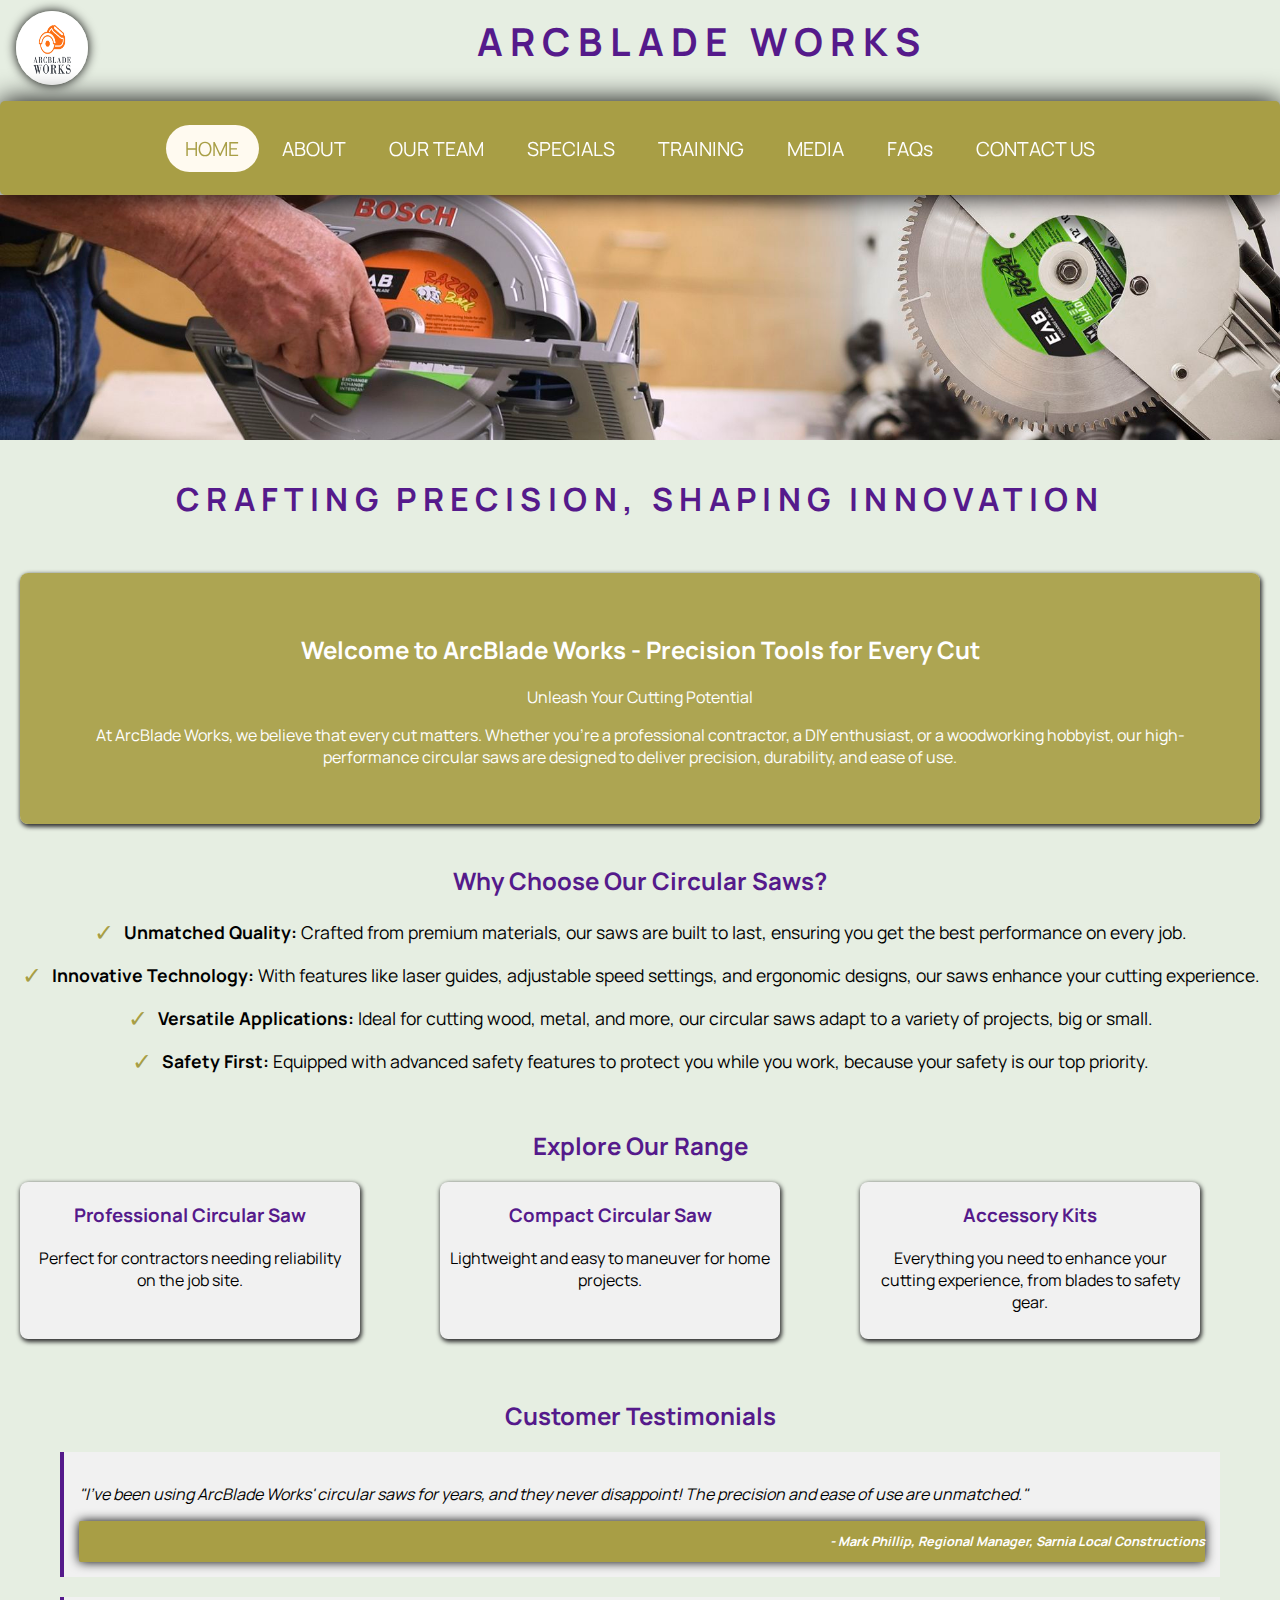
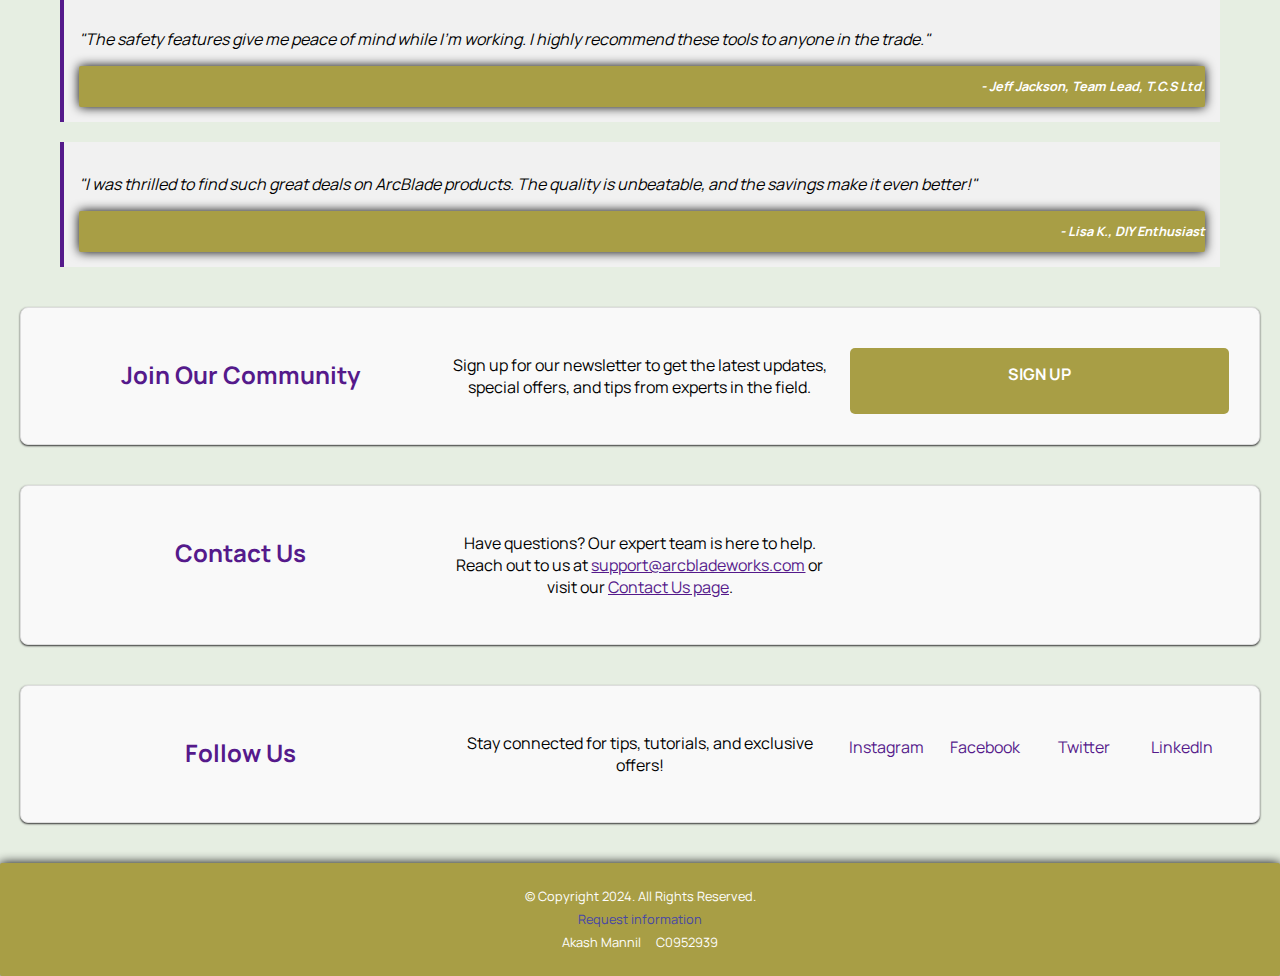
<file: index.html>
<!DOCTYPE html>
<!-- This website template was created by : Akash Mannil -->
<!-- Student ID: C0952939 -->
<html lang="en">

<head>
    <title>ArcBlade Works</title>
    <meta charset="utf-8">
    <meta name="viewport"
        content="width=device-width, initial-scale=1, user-scalable=0, minimum-scale=1, maximum-scale=1">
    <link rel="stylesheet" href="css/styles.css">
    <link rel="preconnect" href="https://fonts.googleapis.com">
    <link rel="preconnect" href="https://fonts.gstatic.com" crossorigin>
    <link href="https://fonts.googleapis.com/css2?family=Manrope:wght@200..800&display=swap" rel="stylesheet">
    <link rel="shortcut icon" href="images/favicon.ico" type="image/x-icon">
</head>

<body>

    <!-- Use the header area for the website name or logo -->
    <header>
        <a href="index.html" class="logo-link"><img src="images/logo.png" class="img-logo" alt="ArcBlade Works Logo"></a>
        <h1><a href="index.html">ARCBLADE WORKS</a></h1>
    </header>

    <!-- Use the nav area to add hyperlinks to other pages within the website -->
    <nav>
        <ul id="menu-links">
            <li><a href="index.html" class="activated-route">HOME</a></li>
            <li><a href="about.html">ABOUT</a></li>
            <li><a href="team.html">OUR TEAM</a></li>
            <li><a href="specials.html">SPECIALS</a></li>
            <li><a href="training.html">TRAINING</a></li>
            <li><a href="media.html">MEDIA</a></li>
            <li><a href="faqs.html">FAQs</a></li>
            <li><a href="contact.html">CONTACT US</a></li>
        </ul>
        <div id="menu-links-mob">
            <a class="menu-icon" onclick="hamburger()">
                <div>&#9776;</div>
            </a>
        </div>
    </nav>
    <div class="main-banner">
        <img src="images/home-main-banner.jpg"
            alt="Welcome image" class="img-banner">
        <h1 class="main-banner-text">CRAFTING PRECISION, SHAPING INNOVATION</h1>
    </div>

    <!-- Use the main area to add the main content of the webpage -->
    <main>
            <!-- Hero Section -->
            <section class="hero">
                <h2>Welcome to ArcBlade Works - Precision Tools for Every Cut</h2>
                <p>Unleash Your Cutting Potential</p>
                <p>At ArcBlade Works, we believe that every cut matters. Whether you're a professional contractor, a DIY
                    enthusiast, or a woodworking hobbyist, our high-performance circular saws are designed to deliver
                    precision, durability, and ease of use.</p>
            </section>

            <!-- Why Choose Us Section -->
            <section class="why-choose-us">
                <h2>Why Choose Our Circular Saws?</h2>
                <ul>
                    <li><strong>Unmatched Quality:</strong> Crafted from premium materials, our saws are built to last,
                        ensuring you get the best performance on every job.</li>
                    <li><strong>Innovative Technology:</strong> With features like laser guides, adjustable speed
                        settings, and ergonomic designs, our saws enhance your cutting experience.</li>
                    <li><strong>Versatile Applications:</strong> Ideal for cutting wood, metal, and more, our circular
                        saws adapt to a variety of projects, big or small.</li>
                    <li><strong>Safety First:</strong> Equipped with advanced safety features to protect you while you
                        work, because your safety is our top priority.</li>
                </ul>
            </section>

            <!-- Explore Our Range Section -->
            <section class="explore-range">
                <h2>Explore Our Range</h2>
                <div class="products">
                    <div class="product">
                        <h3>Professional Circular Saw</h3>
                        <p>Perfect for contractors needing reliability on the job site.</p>
                    </div>
                    <div class="product">
                        <h3>Compact Circular Saw</h3>
                        <p>Lightweight and easy to maneuver for home projects.</p>
                    </div>
                    <div class="product">
                        <h3>Accessory Kits</h3>
                        <p>Everything you need to enhance your cutting experience, from blades to safety gear.</p>
                    </div>
                </div>
            </section>

            <!-- Customer Testimonials Section -->
            <section class="testimonials">
                <h2>Customer Testimonials</h2>
                <blockquote>
                    <p>"I've been using ArcBlade Works' circular saws for years, and they never disappoint! The
                        precision and ease of use are unmatched."</p>
                    <footer>- Mark Phillip, Regional Manager, Sarnia Local Constructions</footer>
                </blockquote>
                <blockquote>
                    <p>"The safety features give me peace of mind while I'm working. I highly recommend these tools to
                        anyone in the trade."</p>
                    <footer>- Jeff Jackson, Team Lead, T.C.S Ltd.</footer>
                </blockquote>
                <blockquote>
                    <p>"I was thrilled to find such great deals on ArcBlade products. The quality is unbeatable, and the
                        savings make it even better!"</p>
                    <footer>- Lisa K., DIY Enthusiast</footer>
                </blockquote>
            </section>

            <!-- Join Our Community Section -->
            <section class="join-community">
                <h2>Join Our Community</h2>
                <p>Sign up for our newsletter to get the latest updates, special offers, and tips from experts in the
                    field.</p>
                <a href="contact.html" class="sign-up-button">Sign Up</a>
            </section>

            <!-- Contact Us Section -->
            <section class="contact-us">
                <h2>Contact Us</h2>
                <p>Have questions? Our expert team is here to help. Reach out to us at <a
                        href="mailto:support@arcbladeworks.com">support@arcbladeworks.com</a> or visit our <a
                        href="contact.html">Contact Us page</a>.</p>
            </section>

            <!-- Follow Us Section -->
            <section class="follow-us">
                <h2>Follow Us</h2>
                <p>Stay connected for tips, tutorials, and exclusive offers!</p>
                <div class="social-links">
                    <a href="https://instagram.com/arcbladeworks" target="_blank">Instagram</a>
                    <a href="https://facebook.com/arcbladeworks" target="_blank">Facebook</a>
                    <a href="https://twitter.com/arcbladeworks" target="_blank">Twitter</a>
                    <a href="https://linkedin.com/company/arcbladeworks" target="_blank">LinkedIn</a>
                </div>
            </section>


    </main>

    <!-- Use the footer area to add webpage footer content -->
    <footer>
        <p>&copy; Copyright 2024. All Rights Reserved.</p>
        <p><a href="mailto:support@arcbladeworks.com">Request information</a></p>
        <p>Akash Mannil &nbsp; &nbsp; C0952939</p>
    </footer>

    <script src="scripts/script.js"></script>


</body>

</html>
</file>
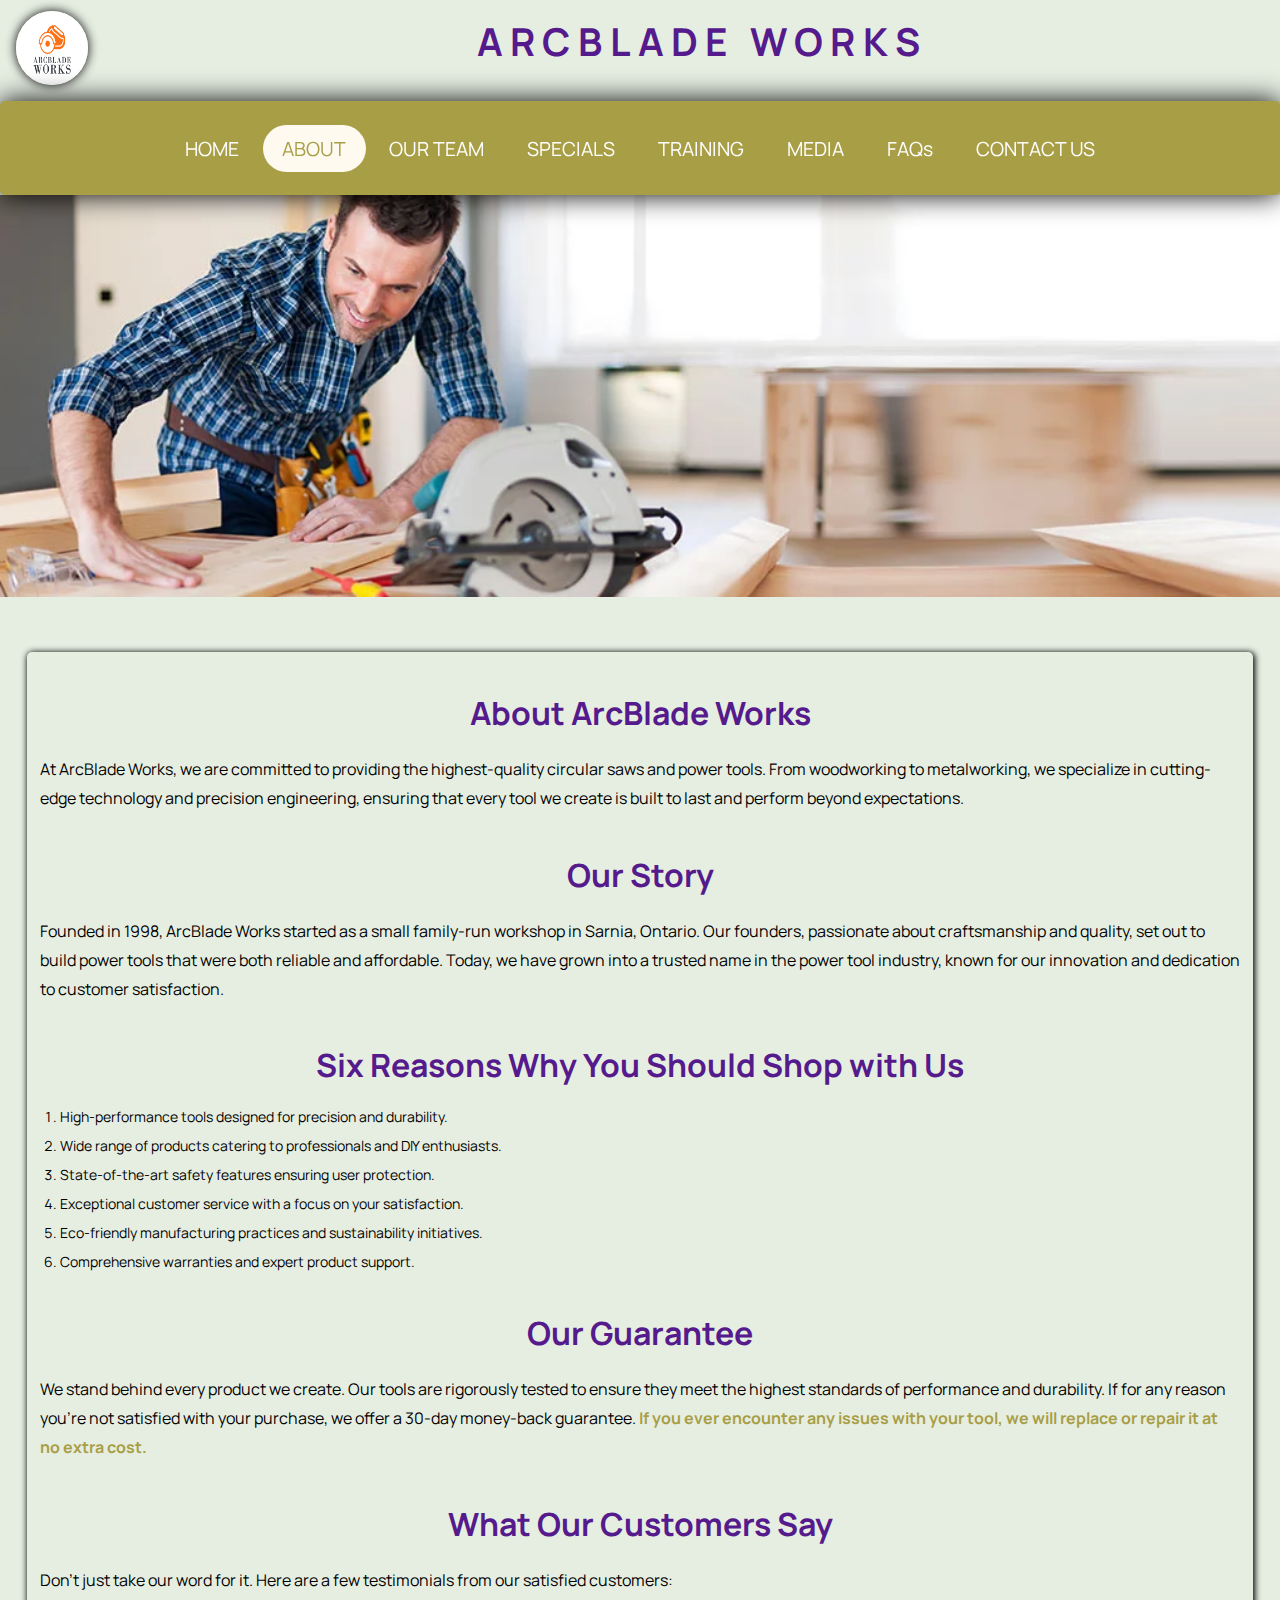
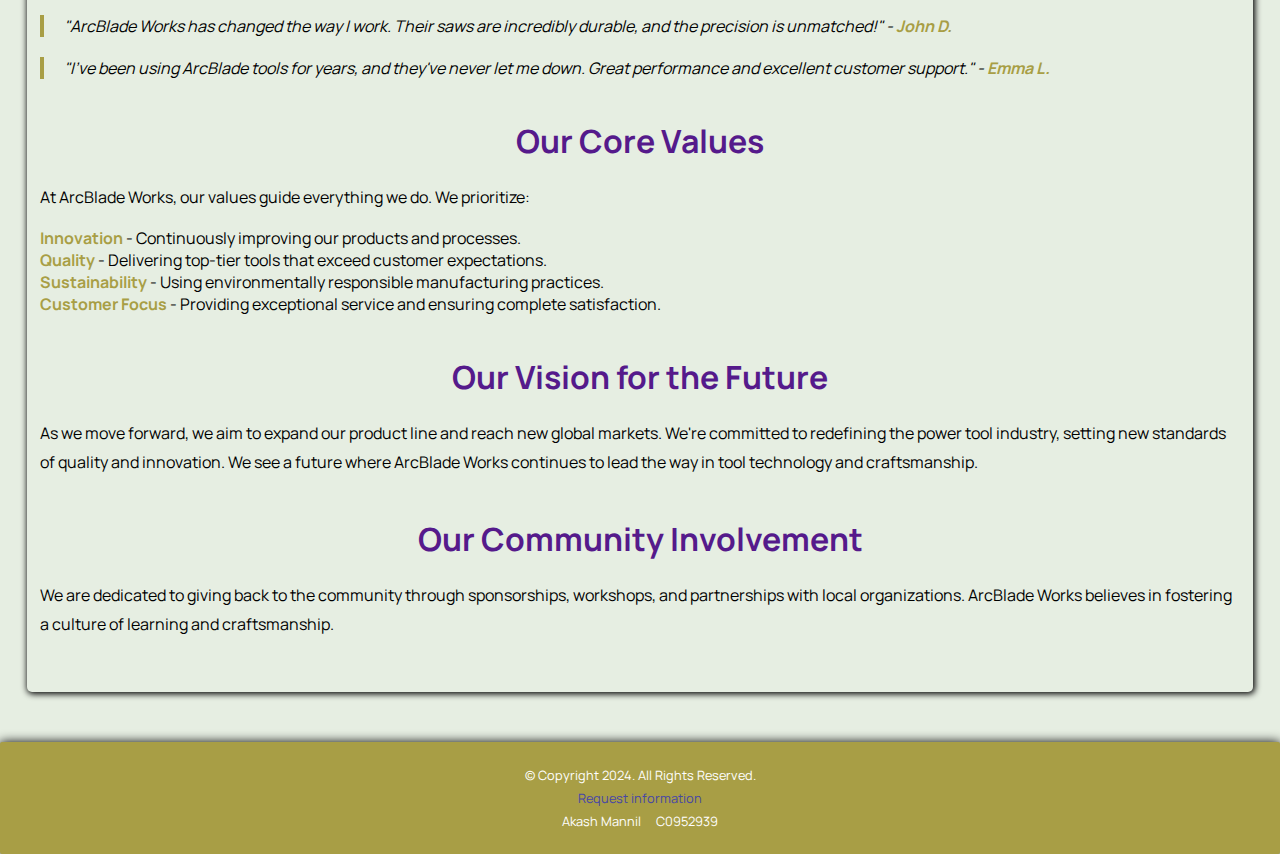
<file: about.html>
<!DOCTYPE html>
<!-- This website template was created by : Akash Mannil -->
<!-- Student ID: C0952939 -->
<html lang="en">

<head>
    <title>ArcBlade Works: About</title>
    <meta charset="utf-8">
    <meta name="viewport" content="width=device-width, initial-scale=1, user-scalable=0, minimum-scale=1, maximum-scale=1">
    <link rel="stylesheet" href="css/styles.css">
    <link rel="stylesheet" href="css/about.css">
    <link rel="preconnect" href="https://fonts.googleapis.com">
    <link rel="preconnect" href="https://fonts.gstatic.com" crossorigin>
    <link href="https://fonts.googleapis.com/css2?family=Manrope:wght@200..800&display=swap" rel="stylesheet">
    <link rel="shortcut icon" href="images/favicon.ico" type="image/x-icon">
</head>

<body>

    <!-- Use the header area for the website name or logo -->
    <header>
        <a href="index.html" class="logo-link"><img src="images/logo.png" class="img-logo" alt="ArcBlade Works Logo"></a>
        <h1><a href="index.html">ARCBLADE WORKS</a></h1>
    </header>

    <!-- Use the nav area to add hyperlinks to other pages within the website -->
    <nav>
        <ul id="menu-links">
            <li><a href="index.html">HOME</a></li>
            <li><a href="about.html" class="activated-route">ABOUT</a></li>
            <li><a href="team.html">OUR TEAM</a></li>
            <li><a href="specials.html">SPECIALS</a></li>
            <li><a href="training.html">TRAINING</a></li>
            <li><a href="media.html">MEDIA</a></li>
            <li><a href="faqs.html">FAQs</a></li>
            <li><a href="contact.html">CONTACT US</a></li>
        </ul>
        <div id="menu-links-mob">
            <a class="menu-icon" onclick="hamburger()">
                <div>&#9776;</div>
            </a>
        </div>
    </nav>

    <div class="main-banner">
        <img src="images/about-main-banner.webp"
            alt="About image" class="img-banner">
    </div>
    
    <!-- Use the main area to add the main content of the webpage -->
    <main>

        <section class="about-intro">
            <h2>About ArcBlade Works</h2>
            <p>At ArcBlade Works, we are committed to providing the highest-quality circular saws and power tools. From woodworking to metalworking, we specialize in cutting-edge technology and precision engineering, ensuring that every tool we create is built to last and perform beyond expectations.</p>
        </section>

        <section class="our-story">
            <h2>Our Story</h2>
            <p>Founded in 1998, ArcBlade Works started as a small family-run workshop in Sarnia, Ontario. Our founders, passionate about craftsmanship and quality, set out to build power tools that were both reliable and affordable. Today, we have grown into a trusted name in the power tool industry, known for our innovation and dedication to customer satisfaction.</p>
        </section>

        <section class="why-shop-with-us">
            <h2>Six Reasons Why You Should Shop with Us</h2>
            <ol>
                <li>High-performance tools designed for precision and durability.</li>
                <li>Wide range of products catering to professionals and DIY enthusiasts.</li>
                <li>State-of-the-art safety features ensuring user protection.</li>
                <li>Exceptional customer service with a focus on your satisfaction.</li>
                <li>Eco-friendly manufacturing practices and sustainability initiatives.</li>
                <li>Comprehensive warranties and expert product support.</li>
            </ol>
        </section>

        <section class="our-guarantee">
            <h2>Our Guarantee</h2>
            <p>We stand behind every product we create. Our tools are rigorously tested to ensure they meet the highest standards of performance and durability. If for any reason you're not satisfied with your purchase, we offer a 30-day money-back guarantee. <strong>If you ever encounter any issues with your tool, we will replace or repair it at no extra cost.</strong></p>
        </section>

        <section class="customer-testimonials">
            <h2>What Our Customers Say</h2>
            <p>Don't just take our word for it. Here are a few testimonials from our satisfied customers:</p>
            <blockquote>
                "ArcBlade Works has changed the way I work. Their saws are incredibly durable, and the precision is unmatched!" - <strong>John D.</strong>
            </blockquote>
            <blockquote>
                "I've been using ArcBlade tools for years, and they've never let me down. Great performance and excellent customer support." - <strong>Emma L.</strong>
            </blockquote>
        </section>

        <section class="company-values">
            <h2>Our Core Values</h2>
            <p>At ArcBlade Works, our values guide everything we do. We prioritize:</p>
            <ul>
                <li><strong>Innovation</strong> - Continuously improving our products and processes.</li>
                <li><strong>Quality</strong> - Delivering top-tier tools that exceed customer expectations.</li>
                <li><strong>Sustainability</strong> - Using environmentally responsible manufacturing practices.</li>
                <li><strong>Customer Focus</strong> - Providing exceptional service and ensuring complete satisfaction.</li>
            </ul>
        </section>

        <section class="future-vision">
            <h2>Our Vision for the Future</h2>
            <p>As we move forward, we aim to expand our product line and reach new global markets. We're committed to redefining the power tool industry, setting new standards of quality and innovation. We see a future where ArcBlade Works continues to lead the way in tool technology and craftsmanship.</p>
        </section>

        <section class="community-involvement">
            <h2>Our Community Involvement</h2>
            <p>We are dedicated to giving back to the community through sponsorships, workshops, and partnerships with local organizations. ArcBlade Works believes in fostering a culture of learning and craftsmanship.</p>
        </section>

    </main>

    <!-- Use the footer area to add webpage footer content -->
    <footer>
        <p>&copy; Copyright 2024. All Rights Reserved.</p>
        <p><a href="mailto:support@arcbladeworks.com">Request information</a></p>
        <p>Akash Mannil &nbsp; &nbsp; C0952939</p>
    </footer>

    <script src="scripts/script.js"></script>

</body>

</html>
</file>
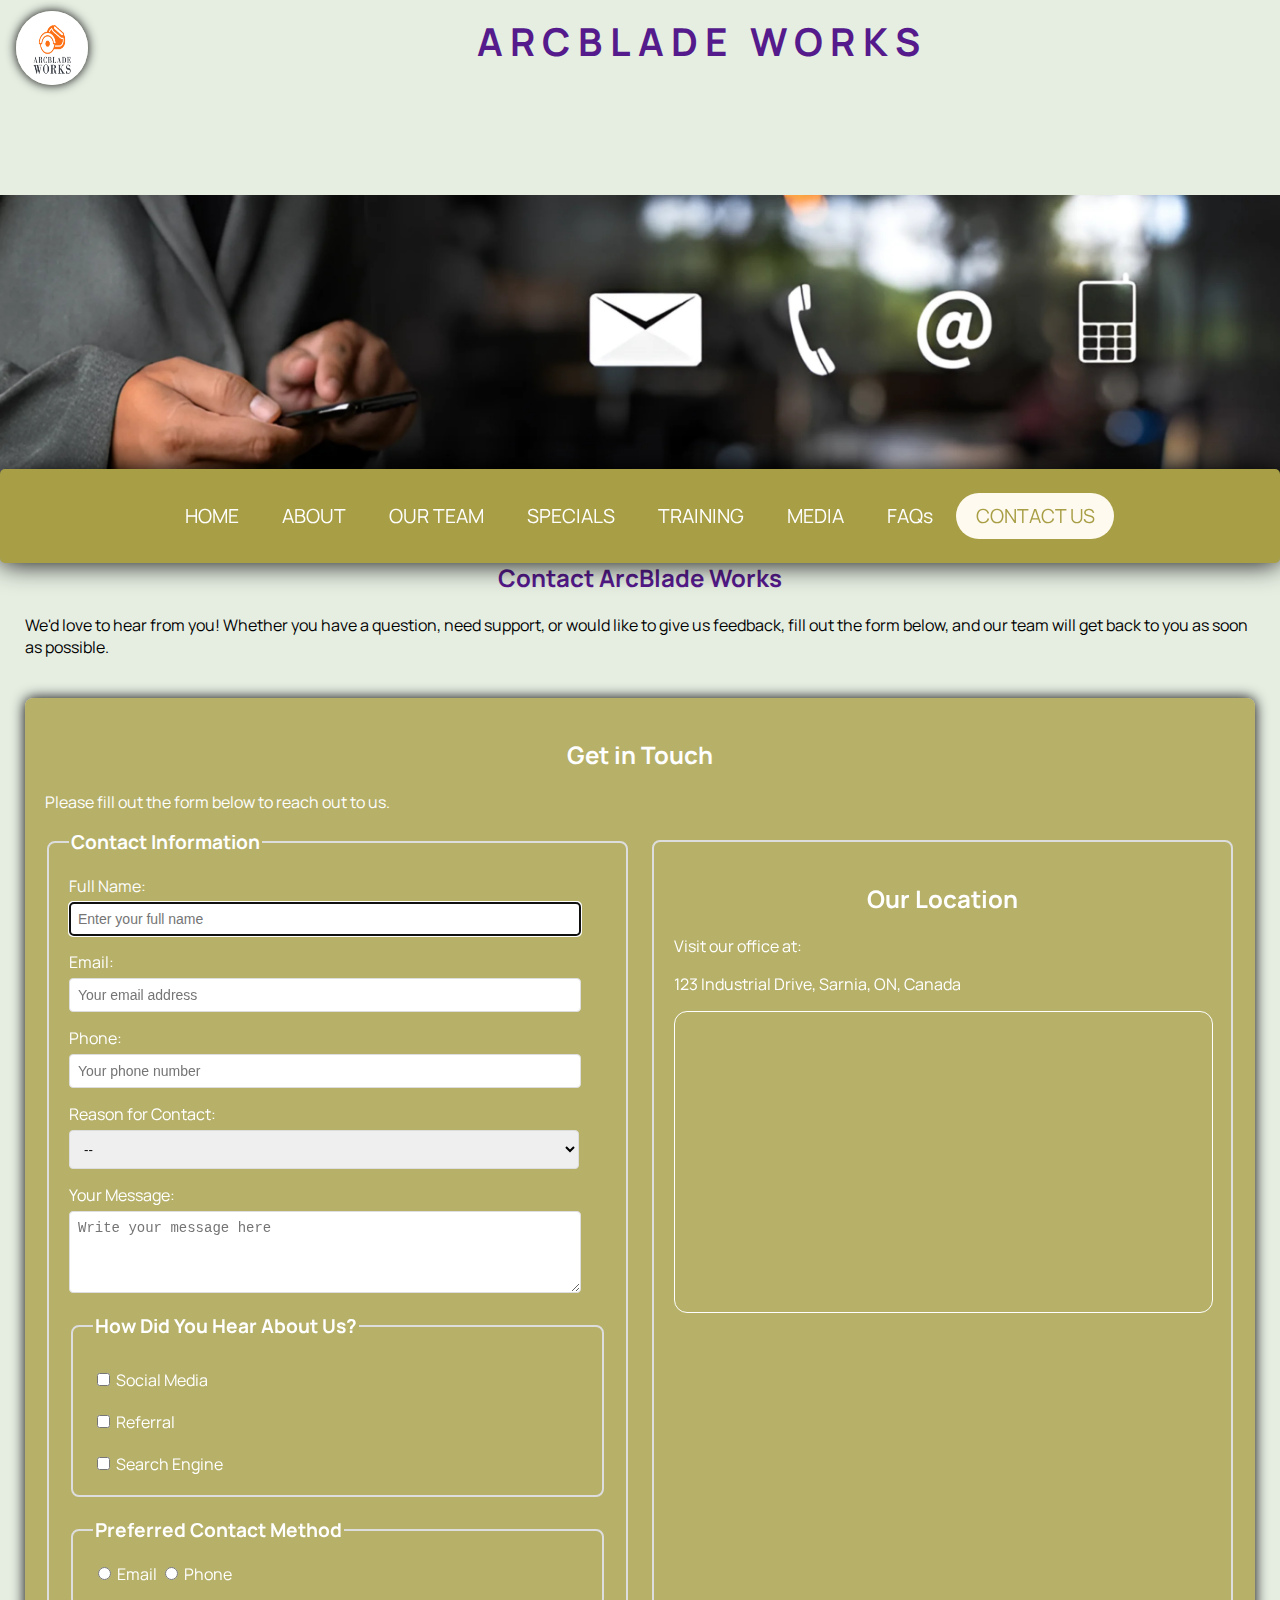
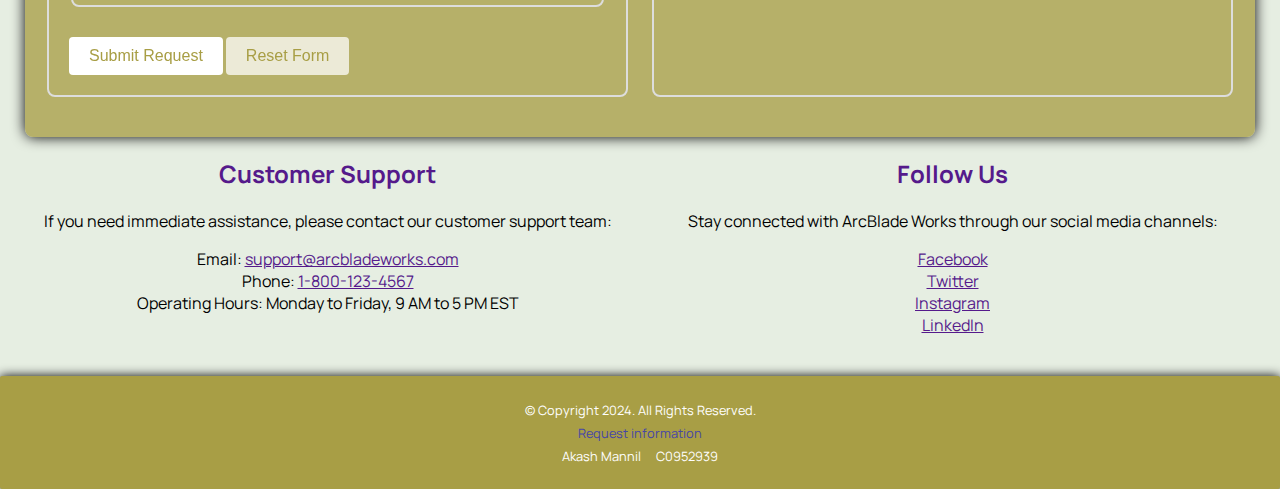
<file: contact.html>
<!DOCTYPE html>
<!-- This website template was created by : Akash Mannil -->
<!-- Student ID: C0952939 -->
<html lang="en">

<head>
    <title>ArcBlade Works: FAQs</title>
    <meta charset="utf-8">
    <meta name="viewport" content="width=device-width, initial-scale=1, user-scalable=0, minimum-scale=1, maximum-scale=1">
    <link rel="stylesheet" href="css/styles.css">
    <link rel="stylesheet" href="css/contact.css">
    <link rel="preconnect" href="https://fonts.googleapis.com">
    <link rel="preconnect" href="https://fonts.gstatic.com" crossorigin>
    <link href="https://fonts.googleapis.com/css2?family=Manrope:wght@200..800&display=swap" rel="stylesheet">
    <link rel="shortcut icon" href="images/favicon.ico" type="image/x-icon">
</head>

<body>

    <!-- Use the header area for the website name or logo -->
    <header>
        <a href="index.html" class="logo-link"><img src="images/logo.png" class="img-logo" alt="ArcBlade Works Logo"></a>
        <h1><a href="index.html">ARCBLADE WORKS</a></h1>
    </header>

    <!-- Use the nav area to add hyperlinks to other pages within the website -->
    <nav>
        <ul id="menu-links">
            <li><a href="index.html">HOME</a></li>
            <li><a href="about.html">ABOUT</a></li>
            <li><a href="team.html">OUR TEAM</a></li>
            <li><a href="specials.html">SPECIALS</a></li>
            <li><a href="training.html">TRAINING</a></li>
            <li><a href="media.html">MEDIA</a></li>
            <li><a href="faqs.html">FAQs</a></li>
            <li><a href="contact.html" class="activated-route">CONTACT US</a></li>
        </ul>
        <div id="menu-links-mob">
            <a class="menu-icon" onclick="hamburger()">
                <div>&#9776;</div>
            </a>
        </div>
    </nav>

    <div class="main-banner">
        <img src="images/contact-main-banner.webp"
            alt="Contact image" class="img-banner">
    </div>

    <!-- Use the main area to add the main content of the webpage -->
    <main>

        <section class="intro">
            <h2>Contact ArcBlade Works</h2>
            <p>We'd love to hear from you! Whether you have a question, need support, or would like to give us feedback, fill out the form below, and our team will get back to you as soon as possible.</p>
        </section>

        <section class="contact-form">
            <h2>Get in Touch</h2>
            <p>Please fill out the form below to reach out to us.</p>
            <form action="#" method="post">
                <fieldset>
                    <legend>Contact Information</legend>
                    
                    <label for="full-name">Full Name:</label>
                    <input type="text" id="full-name" name="full-name" placeholder="Enter your full name" required autofocus>

                    <label for="email">Email:</label>
                    <input type="email" id="email" name="email" placeholder="Your email address" required>

                    <label for="phone">Phone:</label>
                    <input type="tel" id="phone" name="phone" placeholder="Your phone number" required>

                    <label for="contact-reason">Reason for Contact:</label>
                    <select id="contact-reason" name="contact-reason" required>
                        <option value="">--</option>
                        <option value="product-inquiry">Product Inquiry</option>
                        <option value="support">Technical Support</option>
                        <option value="feedback">Feedback</option>
                        <option value="other">Other</option>
                    </select>

                    <label for="message">Your Message:</label>
                    <textarea id="message" name="message" rows="4" placeholder="Write your message here" required></textarea>

                    <fieldset class="hear-about-us">
                        <legend>How Did You Hear About Us?</legend>
                        <label for="social-media">
                            <input type="checkbox" id="social-media" name="how-heard" value="social-media">
                            Social Media
                        </label>
                        <label for="referral">
                            <input type="checkbox" id="referral" name="how-heard" value="referral">
                            Referral
                        </label>
                        <label for="search-engine">
                            <input type="checkbox" id="search-engine" name="how-heard" value="search-engine">
                            Search Engine
                        </label>
                    </fieldset>

                    <fieldset>
                        <legend>Preferred Contact Method</legend>
                        <label for="email-contact">
                            <input type="radio" id="email-contact" name="contact-method" value="email" required>
                            Email
                        </label>
                        <label for="phone-contact">
                            <input type="radio" id="phone-contact" name="contact-method" value="phone">
                            Phone
                        </label>
                    </fieldset>

                    <button type="submit">Submit Request</button>
                    <button type="reset">Reset Form</button>
                </fieldset>
                <fieldset class="location">
                    <section>
                        <h2>Our Location</h2>
                        <p>Visit our office at:</p>
                        <p>123 Industrial Drive, Sarnia, ON, Canada</p>
                        <iframe src="https://maps.google.com/maps?q=123%20Industrial%20Drive%2C%20Sarnia%2C%20ON%2C%20Canada&output=embed" allowfullscreen="" class="map"></iframe>
                    </section>
                </fieldset>
            </form>
        </section>

        <!-- Additional sections -->

        <div class="support-social-media">
            <section class="support">
                <h2>Customer Support</h2>
                <p>If you need immediate assistance, please contact our customer support team:</p>
                <ul>
                    <li>Email: <a href="mailto:support@arcbladeworks.com">support@arcbladeworks.com</a></li>
                    <li>Phone: <a href="tel:+18001234567">1-800-123-4567</a></li>
                    <li>Operating Hours: Monday to Friday, 9 AM to 5 PM EST</li>
                </ul>
            </section>
    
            <section class="social-media">
                <h2>Follow Us</h2>
                <p>Stay connected with ArcBlade Works through our social media channels:</p>
                <ul>
                    <li><a href="https://facebook.com/arcbladeworks" target="_blank">Facebook</a></li>
                    <li><a href="https://twitter.com/arcbladeworks" target="_blank">Twitter</a></li>
                    <li><a href="https://instagram.com/arcbladeworks" target="_blank">Instagram</a></li>
                    <li><a href="https://linkedin.com/company/arcbladeworks" target="_blank">LinkedIn</a></li>
                </ul>
            </section>
        </div>


    </main>

    <!-- Use the footer area to add webpage footer content -->
    <footer>
        <p>&copy; Copyright 2024. All Rights Reserved.</p>
        <p><a href="mailto:support@arcbladeworks.com">Request information</a></p>
        <p>Akash Mannil &nbsp; &nbsp; C0952939</p>
    </footer>

    <script src="scripts/script.js"></script>

</body>

</html>
</file>
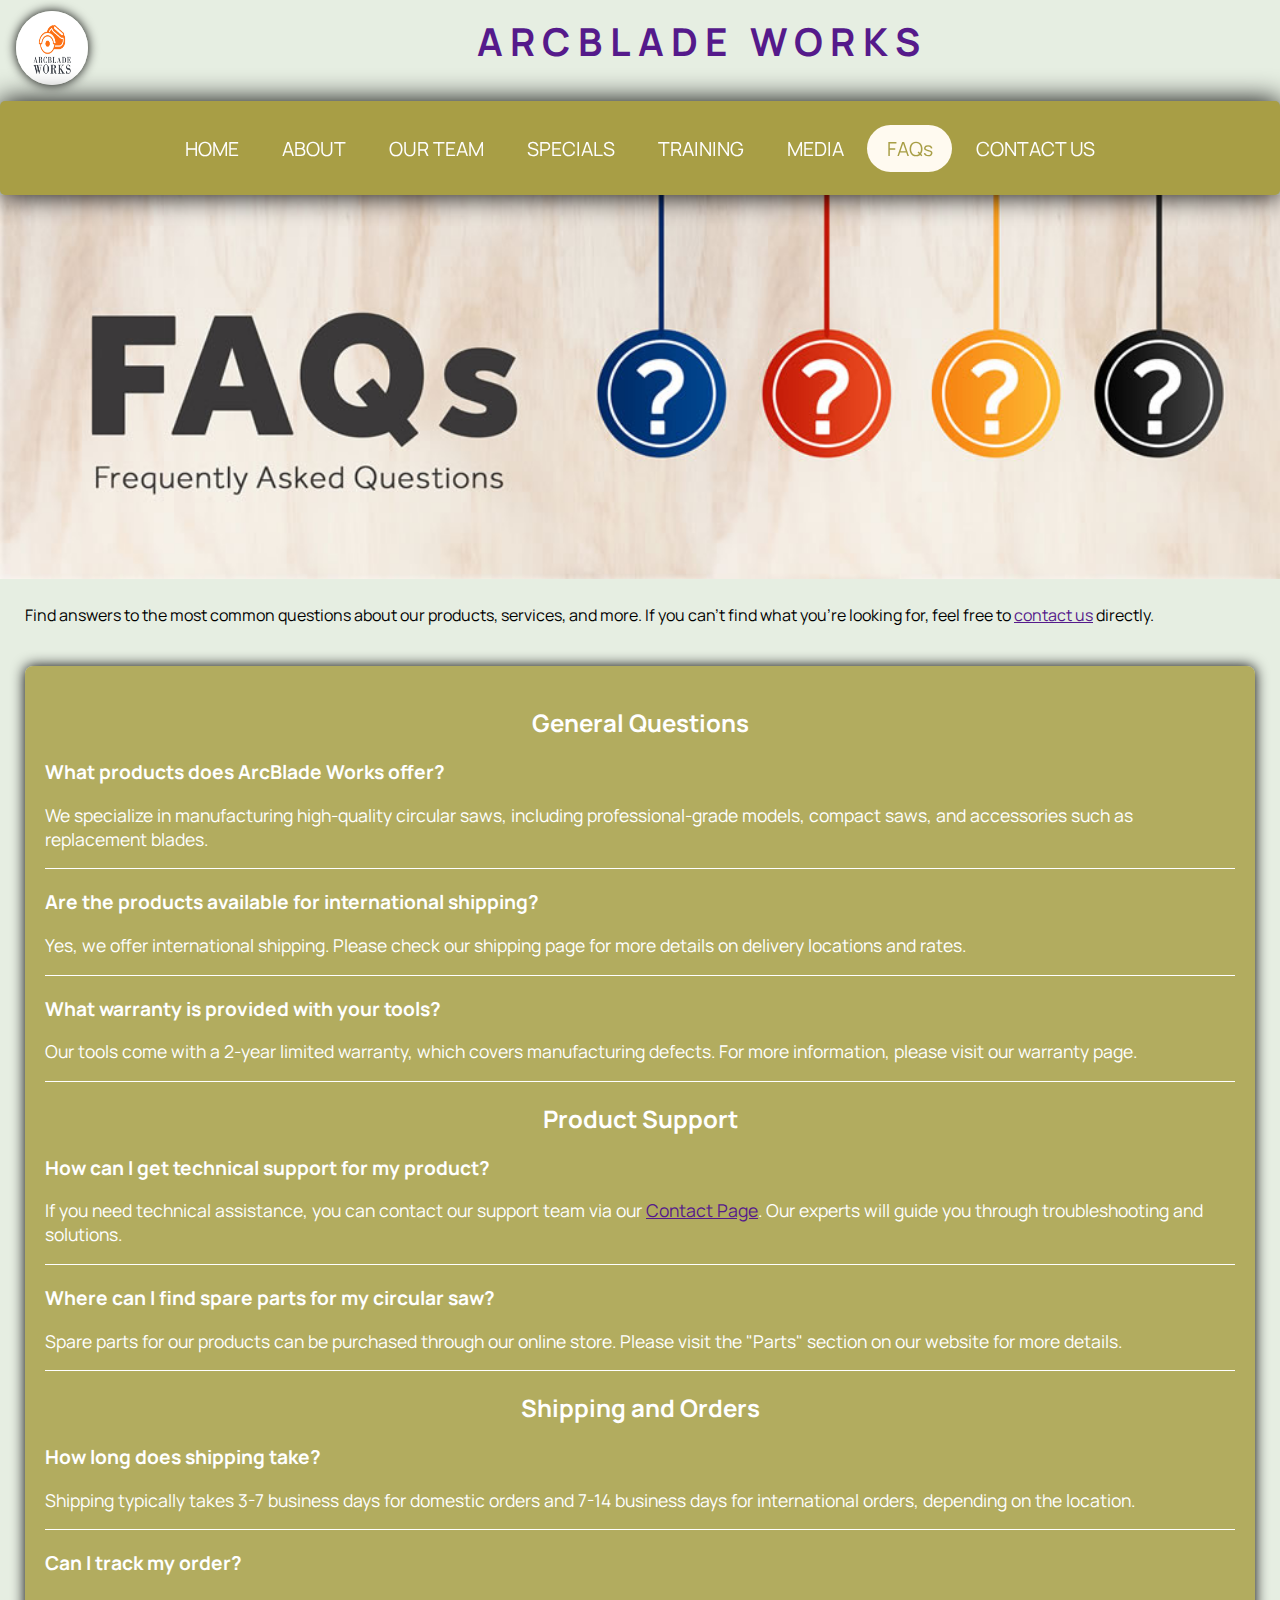
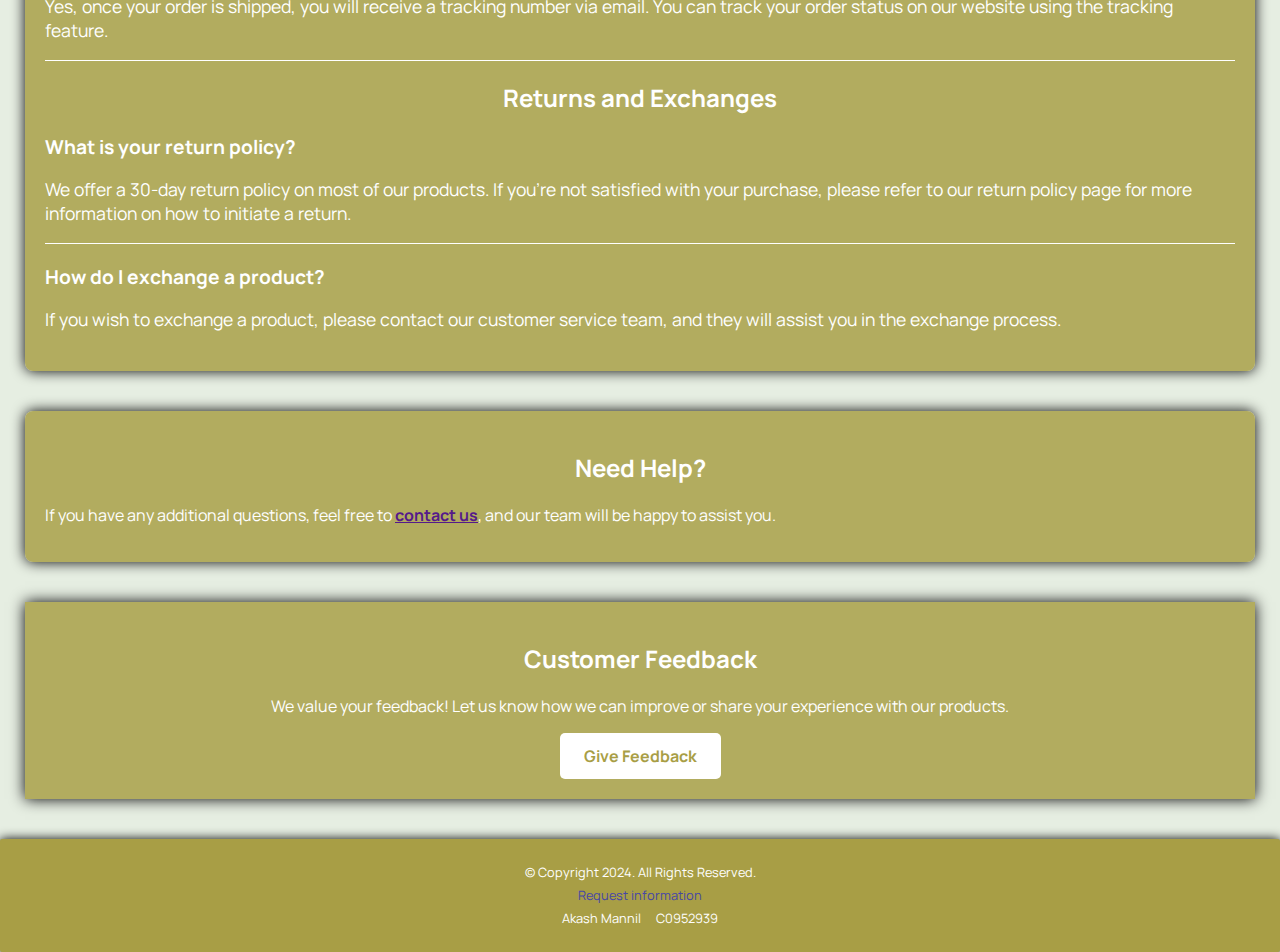
<file: faqs.html>
<!DOCTYPE html>
<!-- This website template was created by : Akash Mannil -->
<!-- Student ID: C0952939 -->
<html lang="en">

<head>
    <title>ArcBlade Works: FAQs</title>
    <meta charset="utf-8">
    <meta name="viewport" content="width=device-width, initial-scale=1, user-scalable=0, minimum-scale=1, maximum-scale=1">
    <link rel="stylesheet" href="css/styles.css">
    <link rel="stylesheet" href="css/faqs.css">
    <link rel="preconnect" href="https://fonts.googleapis.com">
    <link rel="preconnect" href="https://fonts.gstatic.com" crossorigin>
    <link href="https://fonts.googleapis.com/css2?family=Manrope:wght@200..800&display=swap" rel="stylesheet">
    <link rel="shortcut icon" href="images/favicon.ico" type="image/x-icon">
</head>

<body>

    <!-- Use the header area for the website name or logo -->
    <header>
        <a href="index.html" class="logo-link"><img src="images/logo.png" class="img-logo" alt="ArcBlade Works Logo"></a>
        <h1><a href="index.html">ARCBLADE WORKS</a></h1>
    </header>

    <!-- Use the nav area to add hyperlinks to other pages within the website -->
    <nav>
        <ul id="menu-links">
            <li><a href="index.html">HOME</a></li>
            <li><a href="about.html">ABOUT</a></li>
            <li><a href="team.html">OUR TEAM</a></li>
            <li><a href="specials.html">SPECIALS</a></li>
            <li><a href="training.html">TRAINING</a></li>
            <li><a href="media.html">MEDIA</a></li>
            <li><a href="faqs.html" class="activated-route">FAQs</a></li>
            <li><a href="contact.html">CONTACT US</a></li>
        </ul>
        <div id="menu-links-mob">
            <a class="menu-icon" onclick="hamburger()">
                <div>&#9776;</div>
            </a>
        </div>
    </nav>
    <div class="main-banner">
        <img src="images/FAQ-banner.jpg"
            alt="FAQs image" class="img-banner">
    </div>

    <!-- Use the main area to add the main content of the webpage -->
    <main>

         <!-- Introduction Section -->
         <div class="intro">
            <p>Find answers to the most common questions about our products, services, and more. If you can't find what you're looking for, feel free to <a href="contact.html">contact us</a> directly.</p>
         </div>

        <!-- FAQ Section -->
        <section class="faq-section">
            <h2>General Questions</h2>
            <div class="faq-item">
                <h3>What products does ArcBlade Works offer?</h3>
                <p>We specialize in manufacturing high-quality circular saws, including professional-grade models, compact saws, and accessories such as replacement blades.</p>
            </div>
            <div class="faq-item">
                <h3>Are the products available for international shipping?</h3>
                <p>Yes, we offer international shipping. Please check our shipping page for more details on delivery locations and rates.</p>
            </div>
            <div class="faq-item">
                <h3>What warranty is provided with your tools?</h3>
                <p>Our tools come with a 2-year limited warranty, which covers manufacturing defects. For more information, please visit our warranty page.</p>
            </div>

            <h2>Product Support</h2>
            <div class="faq-item">
                <h3>How can I get technical support for my product?</h3>
                <p>If you need technical assistance, you can contact our support team via our <a href="contact.html">Contact Page</a>. Our experts will guide you through troubleshooting and solutions.</p>
            </div>
            <div class="faq-item">
                <h3>Where can I find spare parts for my circular saw?</h3>
                <p>Spare parts for our products can be purchased through our online store. Please visit the "Parts" section on our website for more details.</p>
            </div>

            <h2>Shipping and Orders</h2>
            <div class="faq-item">
                <h3>How long does shipping take?</h3>
                <p>Shipping typically takes 3-7 business days for domestic orders and 7-14 business days for international orders, depending on the location.</p>
            </div>
            <div class="faq-item">
                <h3>Can I track my order?</h3>
                <p>Yes, once your order is shipped, you will receive a tracking number via email. You can track your order status on our website using the tracking feature.</p>
            </div>

            <h2>Returns and Exchanges</h2>
            <div class="faq-item">
                <h3>What is your return policy?</h3>
                <p>We offer a 30-day return policy on most of our products. If you're not satisfied with your purchase, please refer to our return policy page for more information on how to initiate a return.</p>
            </div>
            <div class="faq-item">
                <h3>How do I exchange a product?</h3>
                <p>If you wish to exchange a product, please contact our customer service team, and they will assist you in the exchange process.</p>
            </div>
        </section>

        <!-- Support Section -->
        <section class="support-section">
            <h2>Need Help?</h2>
            <p>If you have any additional questions, feel free to <a href="contact.html">contact us</a>, and our team will be happy to assist you.</p>
        </section>

        <!-- Customer Feedback Section -->
        <section class="feedback-section">
            <h2>Customer Feedback</h2>
            <p>We value your feedback! Let us know how we can improve or share your experience with our products.</p>
            <a href="contact.html" class="feedback-button">Give Feedback</a>
        </section>

    </main>

    <!-- Use the footer area to add webpage footer content -->
    <footer>
        <p>&copy; Copyright 2024. All Rights Reserved.</p>
        <p><a href="mailto:support@arcbladeworks.com">Request information</a></p>
        <p>Akash Mannil &nbsp; &nbsp; C0952939</p>
    </footer>

    <script src="scripts/script.js"></script>


</body>

</html>
</file>
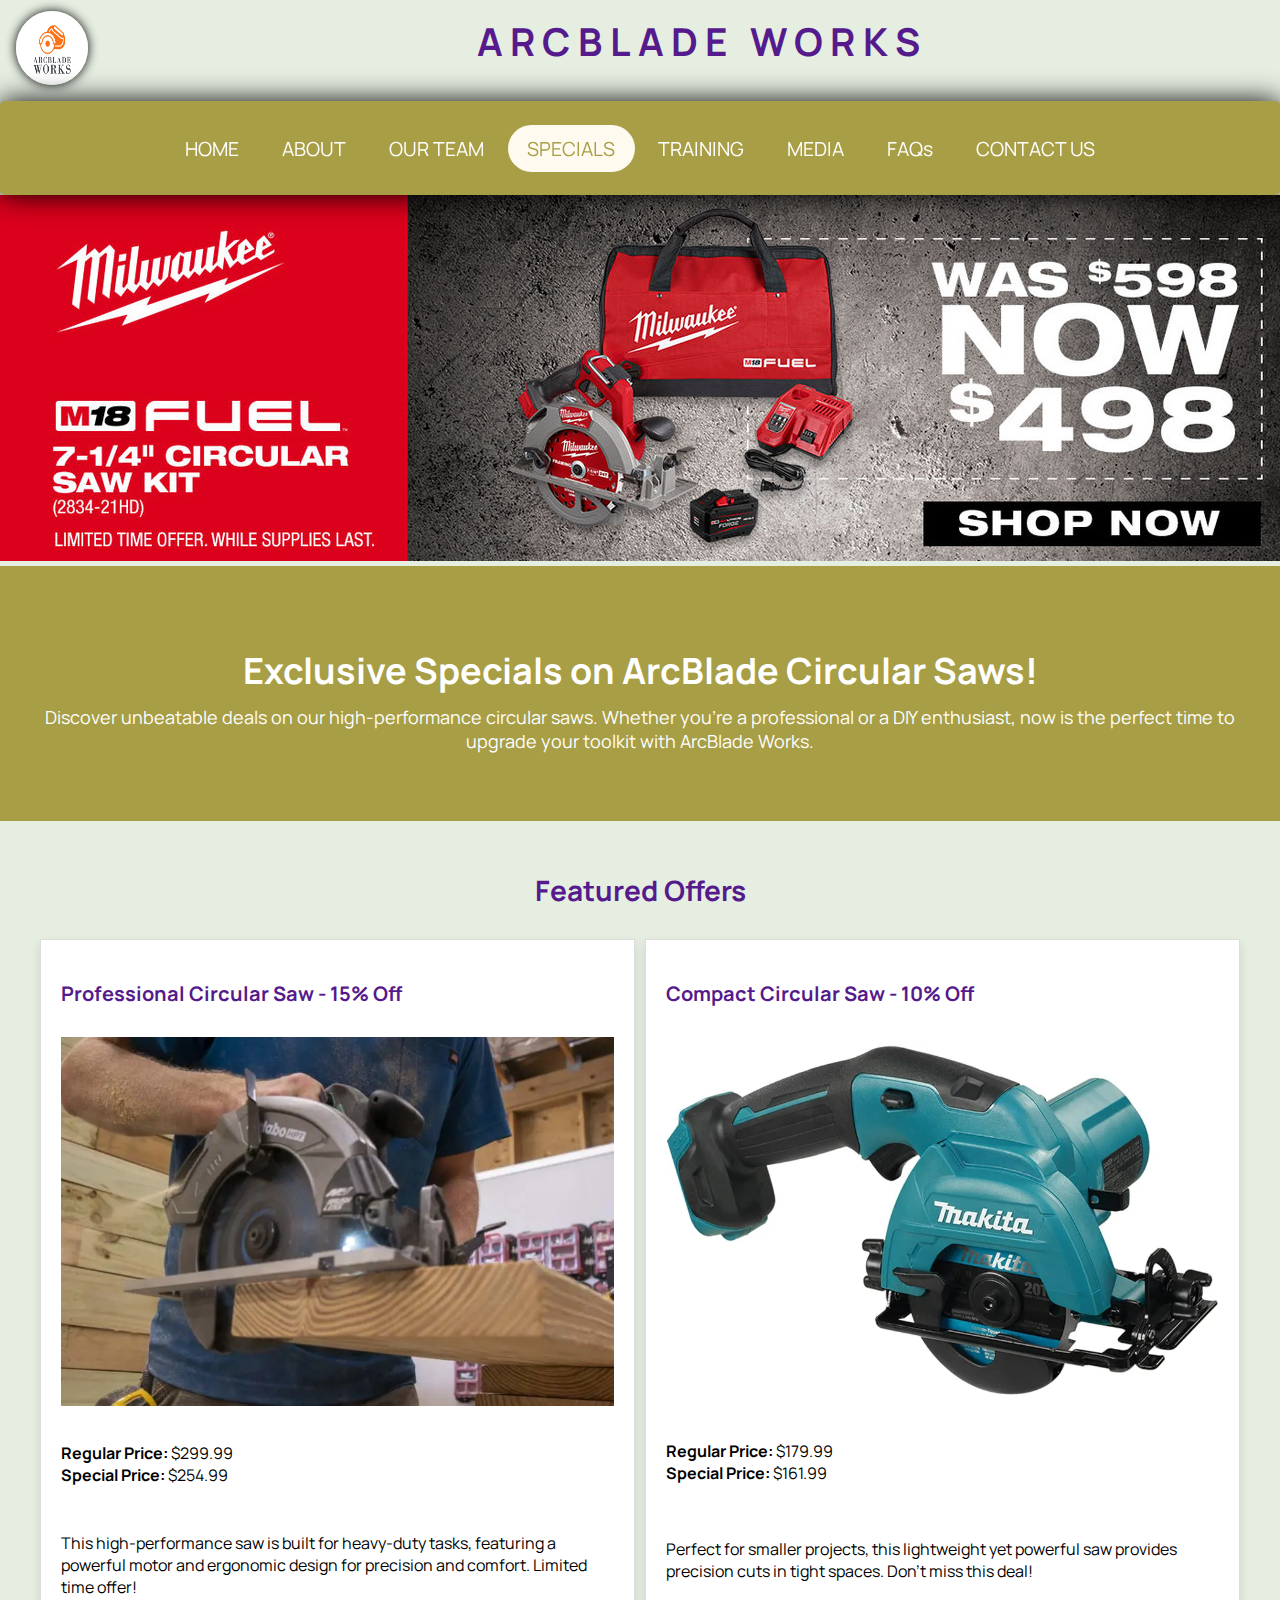
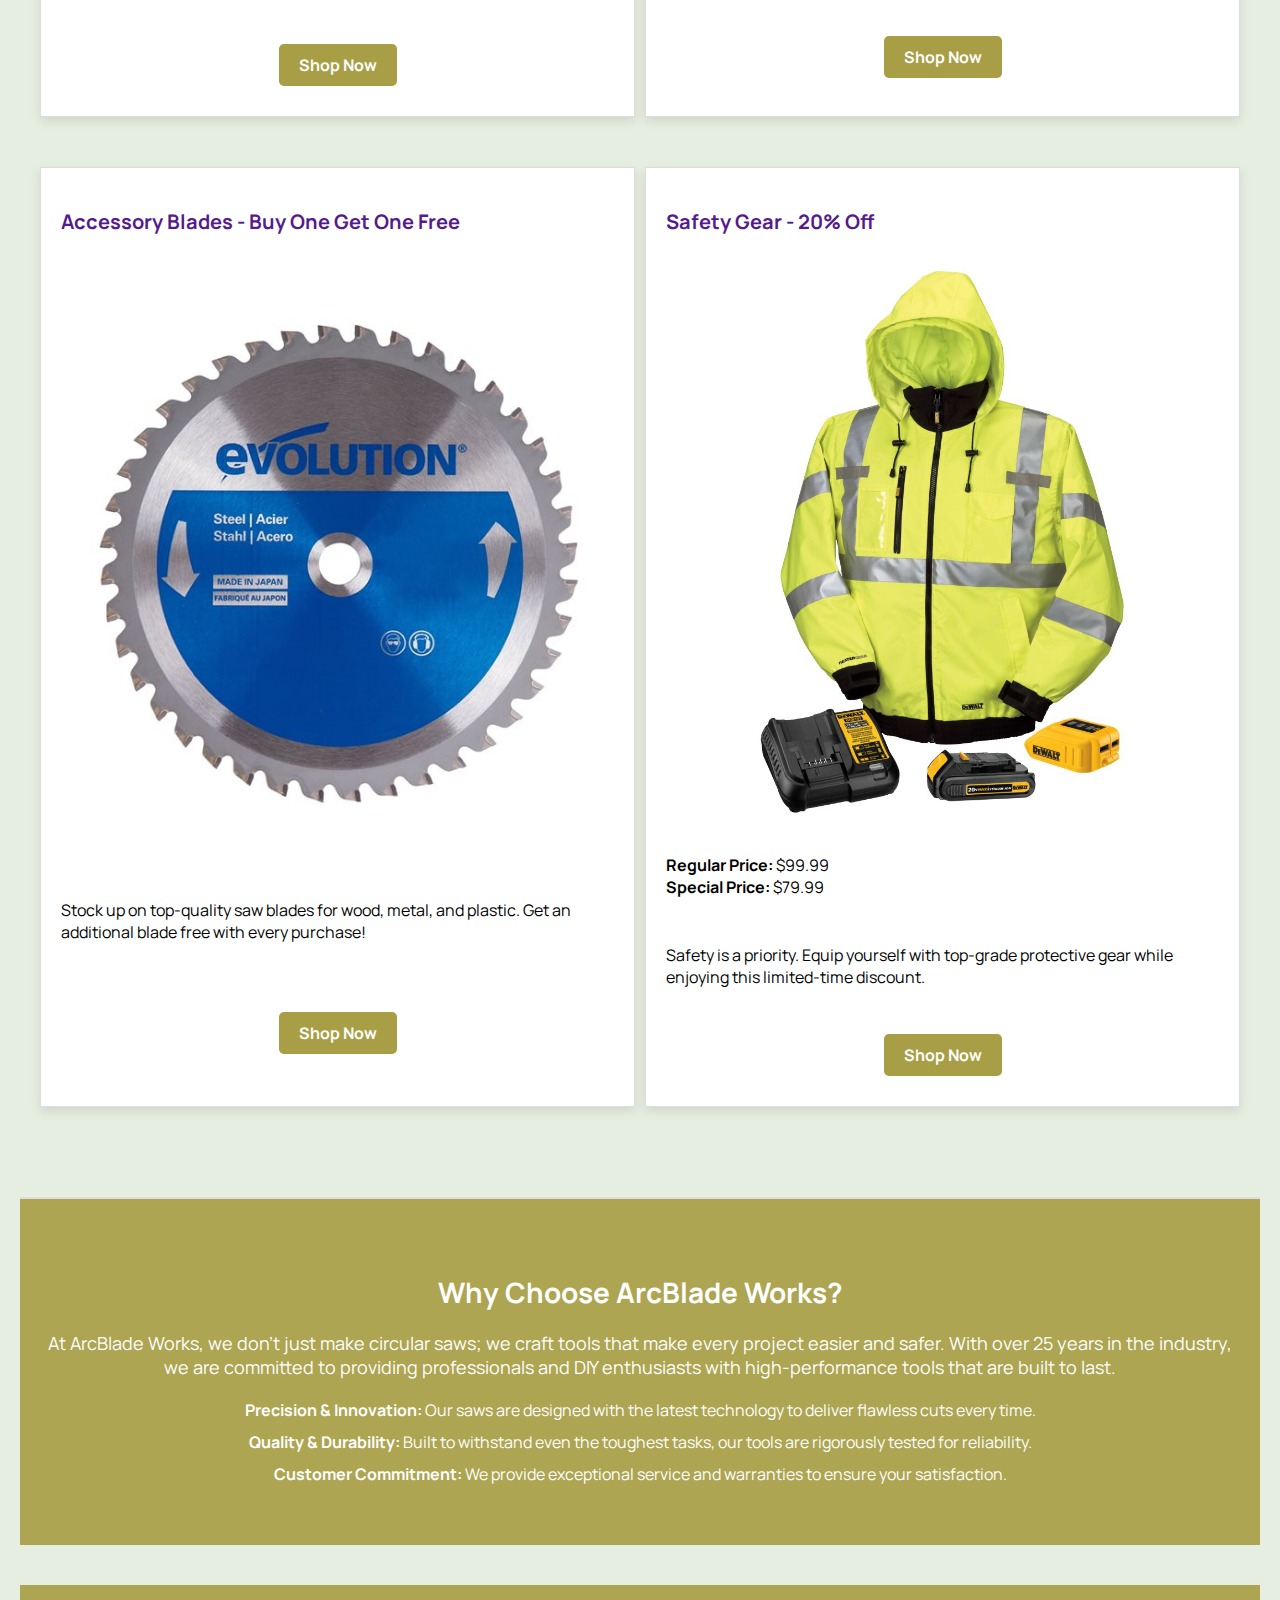
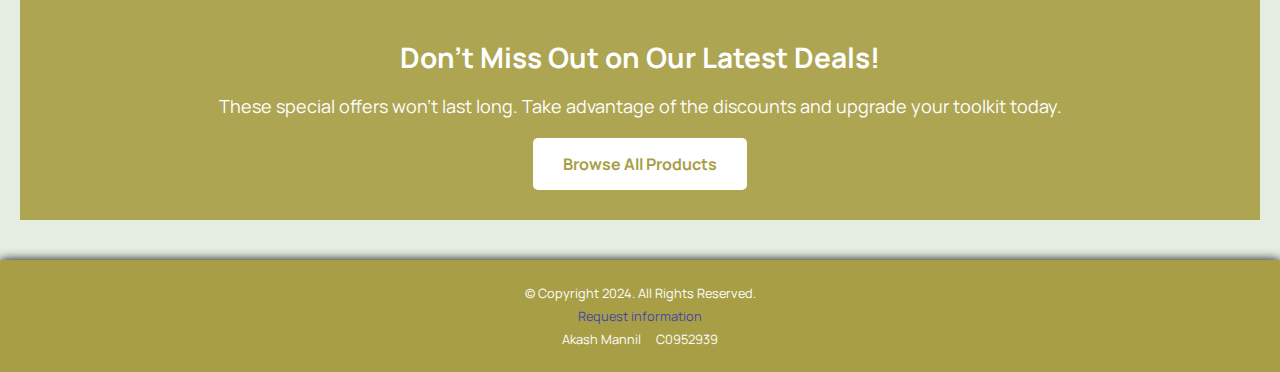
<file: specials.html>
<!DOCTYPE html>
<!-- This website template was created by : Akash Mannil -->
<!-- Student ID: C0952939 -->
<html lang="en">

<head>
    <title>ArcBlade Works</title>
    <meta charset="utf-8">
    <meta name="viewport" content="width=device-width, initial-scale=1, user-scalable=0, minimum-scale=1, maximum-scale=1">
    <link rel="stylesheet" href="css/styles.css">
    <link rel="preconnect" href="https://fonts.googleapis.com">
    <link rel="preconnect" href="https://fonts.gstatic.com" crossorigin>
    <link href="https://fonts.googleapis.com/css2?family=Manrope:wght@200..800&display=swap" rel="stylesheet">
    <link rel="shortcut icon" href="images/favicon.ico" type="image/x-icon">
</head>

<body>

    <!-- Use the header area for the website name or logo -->
    <header>
        <a href="index.html" class="logo-link"><img src="images/logo.png" class="img-logo" alt="ArcBlade Works Logo"></a>
        <h1><a href="index.html">ARCBLADE WORKS</a></h1>
    </header>

    <!-- Use the nav area to add hyperlinks to other pages within the website -->
    <nav>
        <ul id="menu-links">
            <li><a href="index.html">HOME</a></li>
            <li><a href="about.html">ABOUT</a></li>
            <li><a href="team.html">OUR TEAM</a></li>
            <li><a href="specials.html" class="activated-route">SPECIALS</a></li>
            <li><a href="training.html">TRAINING</a></li>
            <li><a href="media.html">MEDIA</a></li>
            <li><a href="faqs.html">FAQs</a></li>
            <li><a href="contact.html">CONTACT US</a></li>
        </ul>
        <div id="menu-links-mob">
            <a class="menu-icon" onclick="hamburger()">
                <div>&#9776;</div>
            </a>
        </div>
    </nav>

    <div class="main-banner">
        <img src="images/specials-main-banner.jpg"
            alt="Special Offer image" class="img-banner">
    </div>
    <section class="banner">
        <h2>Exclusive Specials on ArcBlade Circular Saws!</h2>
        <p>Discover unbeatable deals on our high-performance circular saws. Whether you're a professional or a DIY enthusiast, now is the perfect time to upgrade your toolkit with ArcBlade Works.</p>
    </section>

    <!-- Use the main area to add the main content of the webpage -->
    <main>
    
        <section class="special-offers">
            <h2>Featured Offers</h2>


            <section class="offer-items">
                <div class="offer-item">
                    <h3>Professional Circular Saw - 15% Off</h3>
                    <img src="images/specials-professional-circular-saw.webp" alt="Professional Circular Saw">
                    <p><strong>Regular Price:</strong> $299.99 <br><strong>Special Price:</strong> $254.99</p>
                    <p>This high-performance saw is built for heavy-duty tasks, featuring a powerful motor and ergonomic design for precision and comfort. Limited time offer!</p>
                    <p class="shop-now"><a href="contact.html" class="btn">Shop Now</a></p>
                </div>
        
                <div class="offer-item">
                    <h3>Compact Circular Saw - 10% Off</h3>
                    <img src="images/specials-compact-circular-saw.webp" alt="Compact Circular Saw">
                    <p><strong>Regular Price:</strong> $179.99 <br><strong>Special Price:</strong> $161.99</p>
                    <p>Perfect for smaller projects, this lightweight yet powerful saw provides precision cuts in tight spaces. Don't miss this deal!</p>
                    <p class="shop-now"><a href="contact.html" class="btn">Shop Now</a></p>
                </div>
        
                <div class="offer-item">
                    <h3>Accessory Blades - Buy One Get One Free</h3>
                    <img src="images/specials-accessory-blades.jpg" alt="Accessory Blades">
                    <p>Stock up on top-quality saw blades for wood, metal, and plastic. Get an additional blade free with every purchase!</p>
                    <p class="shop-now"><a href="contact.html" class="btn">Shop Now</a></p>
                </div>
        
                <div class="offer-item">
                    <h3>Safety Gear - 20% Off</h3>
                    <img src="images/specials-safety-gear.jpg" alt="Safety Gear">
                    <p><strong>Regular Price:</strong> $99.99 <br><strong>Special Price:</strong> $79.99</p>
                    <p>Safety is a priority. Equip yourself with top-grade protective gear while enjoying this limited-time discount.</p>
                    <p class="shop-now"><a href="contact.html" class="btn">Shop Now</a></p>
                </div>
            </section>
            
           
        </section>
    
        <section class="about-us">
            <h2>Why Choose ArcBlade Works?</h2>
            <p>At ArcBlade Works, we don't just make circular saws; we craft tools that make every project easier and safer. With over 25 years in the industry, we are committed to providing professionals and DIY enthusiasts with high-performance tools that are built to last.</p>
            <ul>
                <li><strong>Precision & Innovation:</strong> Our saws are designed with the latest technology to deliver flawless cuts every time.</li>
                <li><strong>Quality & Durability:</strong> Built to withstand even the toughest tasks, our tools are rigorously tested for reliability.</li>
                <li><strong>Customer Commitment:</strong> We provide exceptional service and warranties to ensure your satisfaction.</li>
            </ul>
        </section>
    
        <section class="call-to-action">
            <h2>Don't Miss Out on Our Latest Deals!</h2>
            <p>These special offers won't last long. Take advantage of the discounts and upgrade your toolkit today.</p>
            <a href="contact.html" class="btn">Browse All Products</a>
        </section>

    </main>

    <!-- Use the footer area to add webpage footer content -->
    <footer>
        <p>&copy; Copyright 2024. All Rights Reserved.</p>
        <p><a href="mailto:support@arcbladeworks.com">Request information</a></p>
        <p>Akash Mannil &nbsp; &nbsp; C0952939</p>
    </footer>

    <script src="scripts/script.js"></script>

</body>

</html>
</file>
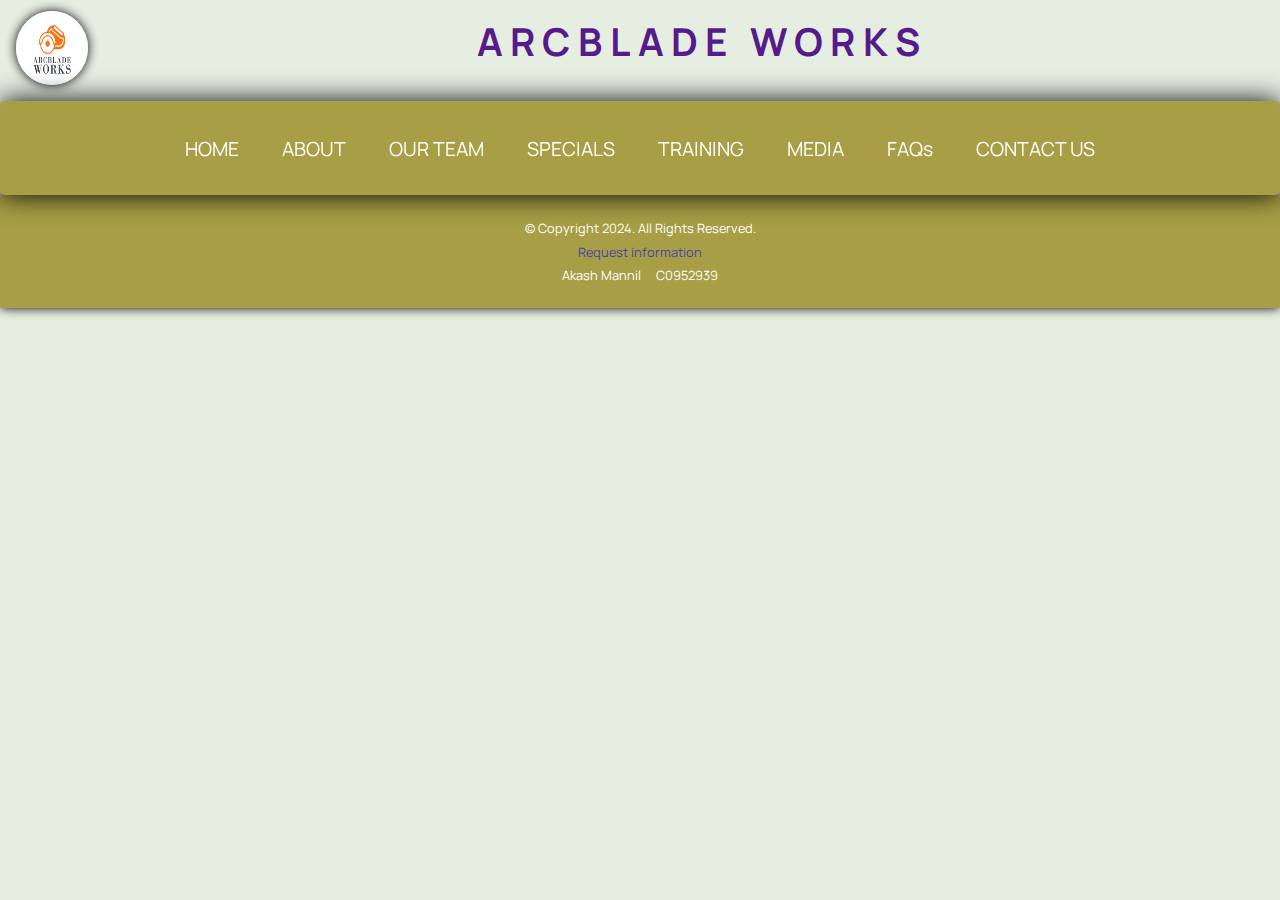
<file: template.html>
<!DOCTYPE html>
<!-- This website template was created by : Akash Mannil -->
<!-- Student ID: C0952939 -->
<html lang="en">

<head>
    <title>ArcBlade Works: Template</title>
    <meta charset="utf-8">
    <meta name="viewport" content="width=device-width, initial-scale=1, user-scalable=0, minimum-scale=1, maximum-scale=1">
    <link rel="stylesheet" href="css/styles.css">
    <link rel="preconnect" href="https://fonts.googleapis.com">
    <link rel="preconnect" href="https://fonts.gstatic.com" crossorigin>
    <link href="https://fonts.googleapis.com/css2?family=Manrope:wght@200..800&display=swap" rel="stylesheet">
    <link rel="shortcut icon" href="images/favicon.ico" type="image/x-icon">
</head>

<body>

    <!-- Use the header area for the website name or logo -->
    <header>
        <a href="index.html" class="logo-link"><img src="images/logo.png" class="img-logo" alt="ArcBlade Works Logo"></a>
        <h1><a href="index.html">ARCBLADE WORKS</a></h1>
    </header>

    <!-- Use the nav area to add hyperlinks to other pages within the website -->
    <nav>
        <ul id="menu-links">
            <li><a href="index.html">HOME</a></li>
            <li><a href="about.html">ABOUT</a></li>
            <li><a href="team.html">OUR TEAM</a></li>
            <li><a href="specials.html">SPECIALS</a></li>
            <li><a href="training.html">TRAINING</a></li>
            <li><a href="media.html">MEDIA</a></li>
            <li><a href="faqs.html">FAQs</a></li>
            <li><a href="contact.html">CONTACT US</a></li>
        </ul>
        <div id="menu-links-mob">
            <a class="menu-icon" onclick="hamburger()">
                <div>&#9776;</div>
            </a>
        </div>
    </nav>

    <!-- Use the main area to add the main content of the webpage -->
    <main>

    </main>

    <!-- Use the footer area to add webpage footer content -->
    <footer>
        <p>&copy; Copyright 2024. All Rights Reserved.</p>
        <p><a href="mailto:support@arcbladeworks.com">Request information</a></p>
        <p>Akash Mannil &nbsp; &nbsp; C0952939</p>
    </footer>

    <script src="scripts/script.js"></script>

</body>

</html>
</file>
<file: css/about.css>
/*
Author: Akash Mannil
Date: December 4, 2024
File Name: about.css
*/

/* Base Styles for Mobile First */

/* General Layout */
main {
    max-width: 1200px;
    margin: 50px auto;
    padding: 0 10px; /* Smaller padding for mobile */
}

/* Headings */
h1, h2 {
    font-size: 24px; /* Smaller font size for mobile */
    margin-bottom: 20px;
    color: #551A8B;
}

section {
    margin-bottom: 40px;
}

section p {
    font-size: 14px; /* Adjusted for smaller screens */
    line-height: 1.8;
}

/* Ordered List Styling */
ol {
    padding-left: 15px; /* Smaller padding for mobile */
    font-size: 14px;
}

ol li {
    margin-bottom: 10px;
}

/* New Sections Styling */
ul {
    list-style-type: none;
    padding-left: 0;
}

/* Blockquote Styling */
blockquote {
    font-style: italic;
    border-left: 4px solid #a89e45;
    margin: 20px 0;
    padding-left: 20px;
}

/* Guarantee Section */
strong {
    font-weight: bold;
    color: #a89e45;
    transform: scale(1.1);
}

/* Media Queries for Tablet and Larger Devices */

/* Tablet Styles (Min-width 768px) */
@media (min-width: 768px) {
    main {
        padding: 0 30px; /* Increase padding for tablets */
    }

    h1, h2 {
        font-size: 28px; /* Increase font size for tablets */
    }

    ol {
        padding-left: 20px; /* More padding for tablets */
    }

    section p {
        font-size: 16px; /* Increase paragraph font size for tablets */
    }

    nav ul {
        grid-template-columns: repeat(3, 1fr); /* Adjust columns for tablet navigation */
    }
}

/* Desktop Styles (Min-width 1025px) */
@media (min-width: 1025px) {
    main {
        border-radius: 5px;
        box-shadow: 1px 1px 6px 1px black;
        padding: 13px;
    }

    h1, h2 {
        font-size: 32px; /* Larger font size for desktop */
    }

    nav ul {
        grid-template-columns: repeat(4, 1fr); /* Adjust columns for desktop navigation */
    }
}
</file>
<file: css/contact.css>
/*
Author: Akash Mannil
Date: December 4, 2024
File Name: contact.css
*/

/* Base Styles for Mobile First */

/* General Layout */
main {
    padding: 0 25px;
    margin-top: 20px;
}

/* Section Styles */
section {
    margin-bottom: 40px;
}

h1, h2, h3, main a {
    color: #551A8B;
}

h2 {
    margin-top: 20px;
}

/* Contact Form Styles */
.contact-form {
    padding: 10px;
    background-color: #a89e45c4;
    color: #fff;
    border-radius: 8px;
    max-width: 100%; /* Full width on mobile */
    margin: 0 auto;
    box-shadow: 0px 0px 14px 0px black;
}

.contact-form h2 {
    color: #fff;
}

form {
    display: grid;
    grid-template-columns: 1fr; /* Single column for mobile */
    gap: 20px;
}

fieldset {
    border: 2px solid #ddd;
    padding: 20px;
    margin-bottom: 20px;
    border-radius: 8px;
    grid-column: span 1; /* Single column layout for fieldset */
}

legend {
    font-weight: bold;
    font-size: 1.2em;
    color: #fff;
}

label {
    margin-top: 10px;
}

input[type="text"], input[type="email"], input[type="tel"], input[type="date"], textarea, select {
    padding: 10px;
    margin-top: 5px;
    margin-bottom: 15px;
    border: 1px solid #ddd;
    border-radius: 4px;
    width: 91%;
}

.hear-about-us {
    display: grid;
    grid-template-columns: 1fr;
    gap: 10px;
}

textarea {
    resize: vertical;
}

button {
    padding: 10px 20px;
    background-color: #fff;
    color: #a89e45;
    border: none;
    border-radius: 4px;
    cursor: pointer;
    font-size: 1em;
    margin-top: 10px;
    grid-column: span 1; /* Single column for button */
}

button[type="reset"] {
    background-color: #ffffffbb;
    color: #a89e45;
}

button:hover {
    background-color: #555;
}

button[type="reset"]:hover {
    background-color: #888;
}


/* Additional Sections Styling */
.map {
    width: 100%;
    height: 300px;
    border: 1px solid white;
    border-radius: 13px;
}

.social-media {
    text-align: center;
}

select {
    width: 95%;
}

/* Responsive Design */

/* Tablet Styles (Min-width: 768px) */
@media (min-width: 768px) {
    .contact-form {
        padding: 20px;
    }

    form {
        grid-template-columns: 1fr 1fr; /* Two columns for larger screens */
    }

    input[type="text"], input[type="email"], input[type="tel"], input[type="date"], textarea {
        font-size: 14px;
        padding: 8px;
        width: 92%;
    }

    select {
        width: 95%;
    }
    

    button {
        font-size: 0.9em;
        padding: 8px 18px;
    }

    fieldset.location {
        margin-top: 11px;
    } 

    .support {
        text-align: center;
    }
    
    .support-social-media {
        display: grid;
        grid-template-columns: 1fr 1fr;
        gap: 20px;
    }
}

/* Desktop Styles (Min-width: 1025px) */
@media (min-width: 1025px) {
    form {
        grid-template-columns: 1fr 1fr; /* Two columns for larger screens */
    }

    button {
        font-size: 1em;
        padding: 10px 20px;
    }
}

@media (min-width: 1626px){
    input[type="text"], input[type="email"], input[type="tel"], input[type="date"], textarea {
        width: 97%;
    }
    
    select {
        width: 99%;
    }
}
</file>
<file: css/faqs.css>
/*
Author: Akash Mannil
Date: December 4, 2024
File Name: faqs.css
*/

/* Base Styles for Mobile First */

/* General Layout */
main {
    padding: 0 25px;
    margin-top: 20px;
}

/* Section Styles */
section, div.intro {
    margin-bottom: 40px;
}

/* FAQ Section Styles */
.faq-section {
    background-color: #a89e45d6;
    padding: 20px;
    border-radius: 8px;
    box-shadow: 0 0 5px rgba(0, 0, 0, 0.1);
    color: #fff;
    box-shadow: 0px 0px 14px 0px black;
}

.faq-item {
    margin-bottom: 15px;
    border-bottom: 1px solid #fff;
}

.faq-item:nth-last-child(1) {
    border: unset;
}

.faq-item a, .intro a {
    color: #551a8b;
}

.faq-item h3 {
    font-size: 1em;
    margin-bottom: 10px;
}

.faq-item p {
    font-size: 0.9em;
}

/* Support Section Styles */
.support-section {
    background-color: #a89e45d6;
    padding: 15px;
    border-radius: 8px;
    color: #fff;
    box-shadow: 0px 0px 14px 0px black;
}

.support-section a {
    font-weight: bold;
    color: #551a8b;
}

/* Customer Feedback Section Styles */
.feedback-section {
    text-align: center;
    padding: 15px;
    background-color: #a89e45d6;
    margin-top: 20px;
    color: #fff;
    box-shadow: 0px 0px 14px 0px black;
}

h2, h3 {
    color: #fff ;
}

.feedback-button {
    display: inline-block;
    padding: 8px 16px;
    background-color: #fff;
    color: #a89e45;
    font-weight: bold;
    text-decoration: none;
    border-radius: 5px;
}

.feedback-button:hover {
    color: #fff;
    background-color: #a89e45d6;
}

/* Responsive Design */

/* Tablet Styles (Min-width: 768px) */
@media (min-width: 768px) {
    .faq-item {
        margin-bottom: 20px;
    }

    .faq-item h3 {
        font-size: 1.1em;
    }

    .faq-item p {
        font-size: 1em;
    }

    .feedback-button {
        padding: 10px 20px;
    }
}

/* Desktop Styles (Min-width: 1025px) */
@media (min-width: 1025px) {
    .faq-item h3 {
        font-size: 1.2em;
    }

    .faq-item p {
        font-size: 1.1em;
    }

    .feedback-button {
        padding: 12px 24px;
    }

    .support-section {
        padding: 20px;
    }

    .feedback-section {
        padding: 20px;
    }
}
</file>
<file: css/styles.css>
/*
Author: Akash Mannil
Date: October 21, 2024
File Name: styles.css
*/

/* CSS Reset */
html, body, header, nav, main, footer, img, h1, ul {
    margin: 0;
    padding: 0;
    border: 0;
    outline: 0;
}

body {
    background-color: #75a05f2e;
    font-family: "Manrope", sans-serif;
    overflow-x: hidden;
}

header {
    text-align: center;
}

.img-logo {
    border-radius: 50%;
    box-shadow: 0px 0px 11px black;
    margin: 0.7em 1em;
    width: 72px;
    height: 74px;
}

.logo-link img:hover {
    box-shadow: 1px 2px 15px 1px black;
}

header h1 {
    display: none;
}

nav {
    clear: left;
    text-align: center;
    background-color: #a89e45;
    padding: 1.1em;
    box-shadow: 0px 0px 28px black;
    border-radius: 5px;
    margin-top: 15px;
    font-size: 1.35em;
    position: sticky;
    top: 0px;
    z-index: 99;
}

nav a {
    text-decoration: none;
    color: floralwhite;
}

nav a:hover {
    text-decoration: none;
    color: chocolate;
}

nav ul {
    list-style-type: none;
    text-align: center;
}

nav li {
    display: block;
    font-size: 0.9em;
}

nav li a {
    display: inline-block;
    color: #fff;
    text-align: center;
    padding: 0.5em 1em;
    text-decoration: none;
    transition: background-color 0.5s;
}

nav li:last-child {
    border-right: unset;
}

nav li a:hover {
    color: #4645a8;
    border-radius: 3px;
    background-color: floralwhite;
}

.activated-route {
    color: #a89e45;
    border-radius: 36px;
    background-color: floralwhite;
}

ul {
    list-style-type: none;
    display: inline-block;
}

#menu-links {
    display: none;
}


#menu-links-mob {
    display: block;
}

.main-banner {
    text-align: center;
}

.img-banner {
    width: 100%;
}

.main-banner-text {
    padding: 1em 0;
    color: #551A8B;
    letter-spacing: 0.2em;
    transform: scale(1);
}

h1 a, h2, h3 {
    color: #551A8B;
}

main {
    padding: 0 20px;
}

.why-choose-us ul li::before {
    font-family: Arial, sans-serif;
    content: "\2713";
    font-size: 24px;
    color: #a89e45;
    left: 0;
    padding-right: 10px;
    position: relative;
    top: 2px;
}

footer {
    text-align: center;
    font-size: 0.8em;
    box-shadow: 0px 0px 11px black;
    border-radius: 2px;
    padding: 3px 0px;
    background-color: #a89e45;
    line-height: 0.8em;
    padding: 1.2em 0;
    color: white;
}

footer a {
    color: #4645a8;
    text-decoration: none;
}

footer a:hover {
    transition: text-shadow 0.5s;
    text-shadow: 0px 1px BLACK;
}

/* Mobile-First Styles for specials.html */
.banner {
    background-color: #a89e45;
    color: #fff;
    text-align: center;
    padding: 50px 20px;
}

.banner h2 {
    font-size: 36px;
    margin-bottom: 10px;
    color: #fff;
}

.banner p {
    font-size: 18px;
    margin-top: 10px;
}

.special-offers {
    max-width: 100%;
    margin: 50px auto;
    padding: 0 20px;
}

.special-offers h2 {
    text-align: center;
    font-size: 28px;
    margin-bottom: 30px;
}

.offer-item {
    display: grid;
    grid-template-columns: 1fr; /* One column for mobile */
    gap: 20px;
    margin-bottom: 40px;
    background-color: #fff;
    border: 1px solid #ddd;
    padding: 20px;
    box-shadow: 0 4px 10px rgba(0, 0, 0, 0.1);
}

.offer-item img {
    max-width: 100%;
    margin-right: 0;
}

.offer-item h3 {
    font-size: 20px;
    margin-bottom: 10px;
}

.offer-item p {
    font-size: 16px;
    margin-bottom: 10px;
}

.offer-item .btn {
    display: inline-block;
    background-color: #a89e45;
    color: #fff;
    padding: 10px 20px;
    text-decoration: none;
    font-weight: bold;
    border-radius: 5px;
    transition: background-color 0.3s;
}

.offer-item .btn:hover {
    background-color: #fff;
    color: #a89e45;
}

.about-us {
    background-color: #fff;
    padding: 50px 20px;
    margin-top: 40px;
    text-align: center;
    border-top: 2px solid #ddd;
    color: #fff;
    background-color: #a89e45eb;
}

.about-us h2 {
    font-size: 24px;
    margin-bottom: 20px;
    color: #fff;
}

.about-us p {
    font-size: 18px;
    margin-bottom: 20px;
}

.about-us ul {
    list-style: none;
    padding: 0;
}

.about-us ul li {
    font-size: 16px;
    margin-bottom: 10px;
}

.call-to-action {
    background-color: #a89e45eb;
    color: #fff;
    padding: 30px 20px;
    text-align: center;
}

.call-to-action h2 {
    font-size: 24px;
    margin-bottom: 10px;
    color: #fff;
}

.call-to-action p {
    font-size: 18px;
    margin-bottom: 20px;
}

.call-to-action .btn {
    display: inline-block;
    background-color: #fff;
    color: #a89e45;
    padding: 15px 30px;
    text-decoration: none;
    font-weight: bold;
    border-radius: 5px;
    transition: background-color 0.3s;
}

.call-to-action .btn:hover {
    background-color: #a89e45;
    color: #fff;
}


h1, h2 {
    text-align: center;
    margin-bottom: 20px;
}

section {
    margin-bottom: 40px;
}

/* Hero Section */
.hero {
    text-align: center;
    background-color:#a89e45eb;
    padding: 40px;
    border-radius: 8px;
    color: #fff;
    box-shadow: 1px 2px 4px 1px #333;
}

.hero p {
    font-size: 1.2em;
    margin-top: 10px;
}

.hero h2 {
    color: #fff;
}

/* Why Choose Us Section */
.why-choose-us {
    text-align: center;
}

.why-choose-us ul {
    padding: 0;
    list-style: none;
}

.why-choose-us li {
    margin-bottom: 15px;
    font-size: 1.1em;
}

/* Explore Range Section */
.product {
    box-shadow: 1px 2px 4px 1px #333;
}

.explore-range .products {
    display: grid;
    grid-template-columns: 1fr; /* One column for mobile */
    gap: 20px;
    margin-top: 20px;
}

.explore-range .product {
    padding: 10px;
    background-color: #f1f1f1;
    border-radius: 8px;
    text-align: center;
}

.explore-range .product h3 {
    margin-top: 10px;
}

/* Testimonials Section */
.testimonials blockquote {
    margin-bottom: 20px;
    padding: 15px;
    background-color: #f1f1f1;
    border-left: 4px solid #551a8b;
    font-style: italic;
}

.testimonials footer {
    text-align: right;
    font-weight: bold;
}

/* Call to Action */
.join-community .sign-up-button {
    display: inline-block;
    padding: 15px 25px;
    background-color: #a89e45;
    color: white;
    font-weight: bold;
    border-radius: 5px;
    text-transform: uppercase;
    text-align: center;
}

.join-community .sign-up-button:hover {
    background-color: white;
    color: #a89e45;
}

.join-community, .contact-us, .follow-us {
    box-shadow: 0px 1px 2px 0px #333;
}

.contact-us a {
    color: #551A8B;
}


/* Social Links */
.social-links {
    display: grid;
    /* grid-template-columns: repeat(auto-fit, minmax(50px, 1fr)); */
    gap: 15px;
    justify-items: center;
    margin-top: 20px;
    color: #a89e45;
    margin-top: 20px;
}

.social-links a {
    margin-right: 10px;
    color: #551A8B;
    text-decoration: none;
}

.social-links a:hover {
    color: white;
    background-color: #a89e45;
    border-radius: 5px;
}

.join-community, .contact-us, .follow-us {
    background-color: #f9f9f9;
    border: 1px solid #ddd;
    border-radius: 8px;
    padding: 5% 3%;
    text-align: center;
}

.sign-up-button {
    display: inline-block;
    padding: 10px 20px;
    background-color: #a89e45;
    color: white;
    text-decoration: none;
    border-radius: 4px;
    margin-top: 10px;
}

.shop-now {
    text-align: center;
}

/* Media Queries for Larger Screens */

/* For tablets and above */
@media (min-width: 768px) {
    header {
        text-align: unset;
    }

    .logo-link {
        float: left;
        position: relative;
        z-index: 99;
    }

    .logo-link::after {
        content: "";
        display: table;
        clear: both;
    }

    header h1 {
        display: block;
        text-align: center;
        padding-top: 18px;
        color: #551A8B;
        transform: scale(1.2);
        transition: text-shadow 0.5s;
        letter-spacing: 0.2em;
    }
    
    header h1:hover {
        text-shadow: 1px 2px rgba(0, 0, 0, 0.39);
    }

    header a {
        text-decoration: none;
        transition: font-size 1s;
    }

    nav li {
        display: inline-block;
        font-size: 0.9em;
    }
    
    #menu-links .menu-icon {
        display: none;
    }

    #menu-links-mob {
        display: none;
    }

    #menu-links{
        display: inline-block;
    }

    .explore-range .products {
        grid-template-columns: 1fr 1fr;
    }

    .explore-range .product {
        width: 80%;
        margin-bottom: 20px;
    }

    .offer-item {
        grid-template-columns: 1fr;
    }

    .about-us h2 {
        font-size: 28px;
    }

    .call-to-action h2 {
        font-size: 28px;
    }

    .hero p {
        font-size: 1em;
    }

    .join-community, .contact-us, .follow-us {
        display: grid;
        grid-template-columns: 1fr 1fr 1fr; /* Three equal columns */
        gap: 20px;
    }

    /* Optional styling for a consistent design */
    .join-community, .contact-us, .follow-us {
        padding: 30px;
    }
}

/* For desktops */
@media (min-width: 1024px) {
    .explore-range .products {
        grid-template-columns: repeat(auto-fit, minmax(250px, 1fr)); /* Three or more columns */
    }

    .social-links {
        display: grid;
        grid-template-columns: repeat(auto-fit, minmax(50px, 1fr));
        gap: 15px;
    }

    .join-community, .contact-us, .follow-us {
        grid-template-columns: 1fr 1fr 1fr; /* Ensure grid layout stays intact */
    }  

    .offer-items {
        display: grid;
        grid-template-columns: 1fr 1fr;
        gap: 10px;
    }
}

/* Media Query for Print */
@media print {
    body {
        background-color: #fff;
        color: #000;
    }
}
</file>
